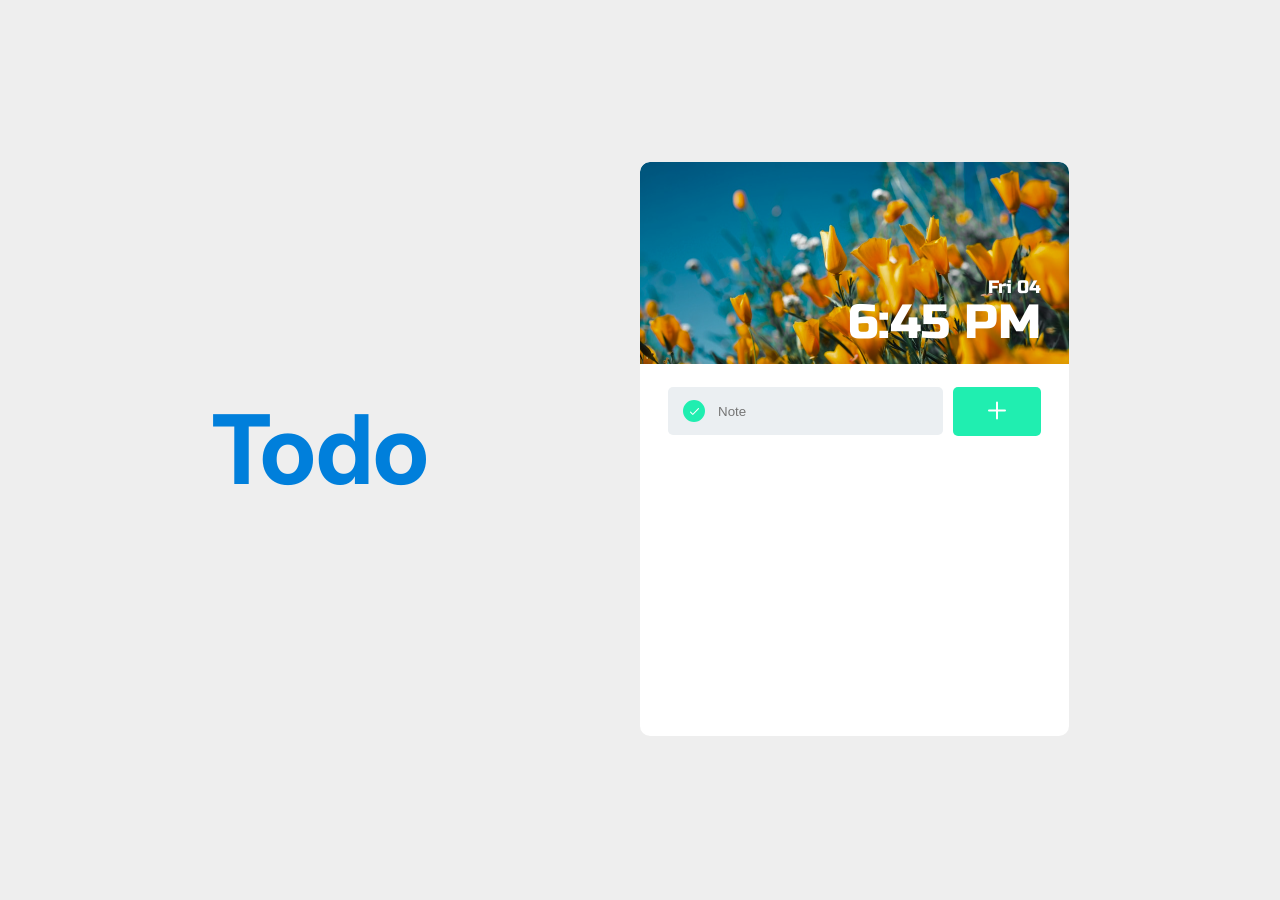
<file: index.html>
<!DOCTYPE html>
<html lang="en">
<head>
    <meta charset="UTF-8">
    <meta name="viewport" content="width=device-width, initial-scale=1.0">
    <link rel="preconnect" href="https://fonts.googleapis.com">
    <link href="https://fonts.googleapis.com/css2?family=Russo+One&display=swap" rel="stylesheet">
    <link rel="preconnect" href="https://fonts.googleapis.com">
    <link rel="preconnect" href="https://fonts.gstatic.com" crossorigin>
    <link href="https://fonts.googleapis.com/css2?family=Inter&display=swap" rel="stylesheet">
    <link rel="preconnect" href="https://fonts.gstatic.com" crossorigin>
    <link rel="stylesheet" href="./style.css">
    <script defer src="./todo.js"></script>
    <title>To Do card</title>
</head>
<body>
    <div class="grid-container">
        <div>
            <h1>Todo</h1>
        </div>
        <div class="card">
            <div class="date">
                <p id="currentDayOfWeek"></p>
                <p id="currentDateTime"></p>
            </div>
            <div class="type-sec">
                <div class="input-with-icn"> 
                    <img src="./akar-icons_circle.svg" alt="icn">
                    <input type="text" placeholder="Note" name="" id="inputi">
                </div>
                <button class="plus-btn" onclick="addItem()">
                    <img src="./Vector.svg" alt="">
                </button>
            </div>
            <ul class="list" id="todoList">
            </ul>
        </div>
    </div>
</body>
</html>
</file>
<file: style.css>
*{
    box-sizing: border-box;
}
body{
    margin: 0;
    background: #eee;
}
.grid-container{
    display: grid;
    grid-template-columns: auto auto;
    justify-items: center;
    align-items: center;
    justify-content: space-evenly;
    margin-block:162px;
}
.card{
    background-color: #fff;
    border-radius:10px;
}
.date{
    position: relative;
    height: 202px;
    border-radius: 10px 10px 0px 0px;
    background: url(./Rectangle\ 2.png);
    background-repeat: no-repeat;
    background-size: cover;
}
.date p{
    margin: 0px;
    text-align: end;
    position: absolute;
}
#currentDayOfWeek{
    font-family: 'Russo One', sans-serif;
    bottom: 66px;
    right: 28px;
    font-size: 18px;
    font-weight: 400;
    color: #fff;
}
#currentDateTime{
    font-family: 'Russo One', sans-serif;
    bottom: 13px;
    right: 28px;
    font-size: 48px;
    font-weight: 400;
    color: #fff;
}
.type-sec{
    padding-inline: 28px;
    display: flex;
    gap: 10px;
}
.type-sec{
    margin-top: 23px;
    border-radius: 5px;
    margin-bottom: 36px;
}
#inputi{
    border: transparent;
    background: #EBEFF2;
    outline: none;
    height: 48px;
}
.input-with-icn{
    border-radius: 5px;
    padding-left: 14px;
    background: #EBEFF2;
    display: flex;
    align-items: center;
    height: 48px;
    width: 275px;
    gap: 10px;
}
.plus-btn{
    width: 88px;
    height: 49px;
    background: url(./Vector.svg);
    background-repeat: no-repeat;
    background: #20EEB0;
    border-radius: 5px;
    border: 0px;
    cursor: pointer;
}
.list button {
    background: url(./akar-icons_trash-can.svg);
    background-repeat: no-repeat;
    height: 27px;
    width: 27px;
    border: 0px;
    cursor: pointer;
}
li{
    font-family: 'Inter', sans-serif;
    font-style: normal;
    display: flex;
    justify-content: space-between;
    padding-inline: 29px;
    align-items: center;
    margin-bottom: 24px;
    color: #0D0D0D;
    font-size: 18px;
    font-weight: 500;
}
.list{
    padding: 0px;
    overflow-y: scroll;
    height: 248px;
}

.list input[type="button"]{
    background-color: transparent;
    border:3.5px solid #20EEB0;
    width: 24px;
    height: 24px;
    border-radius: 100%;
    cursor: pointer;
}

.list li .clicked {
    background: url(./akar-icons_circle\ \(1\).svg);
    background-repeat: no-repeat;
    background-position: -2.5px;
}
li div{
    display: flex;
    gap :14px;
}
h1{
    color: #007FDB;
    font-size: 96px;
    font-weight: 700;
    font-family: 'Inter', sans-serif;
}
.item-date {
    color: #888;
    font-size: 14px;
    font-weight: 400;
    font-family: 'Inter',sans-serif;
}
li > div:first-child{
    display: block;
}
</file>
